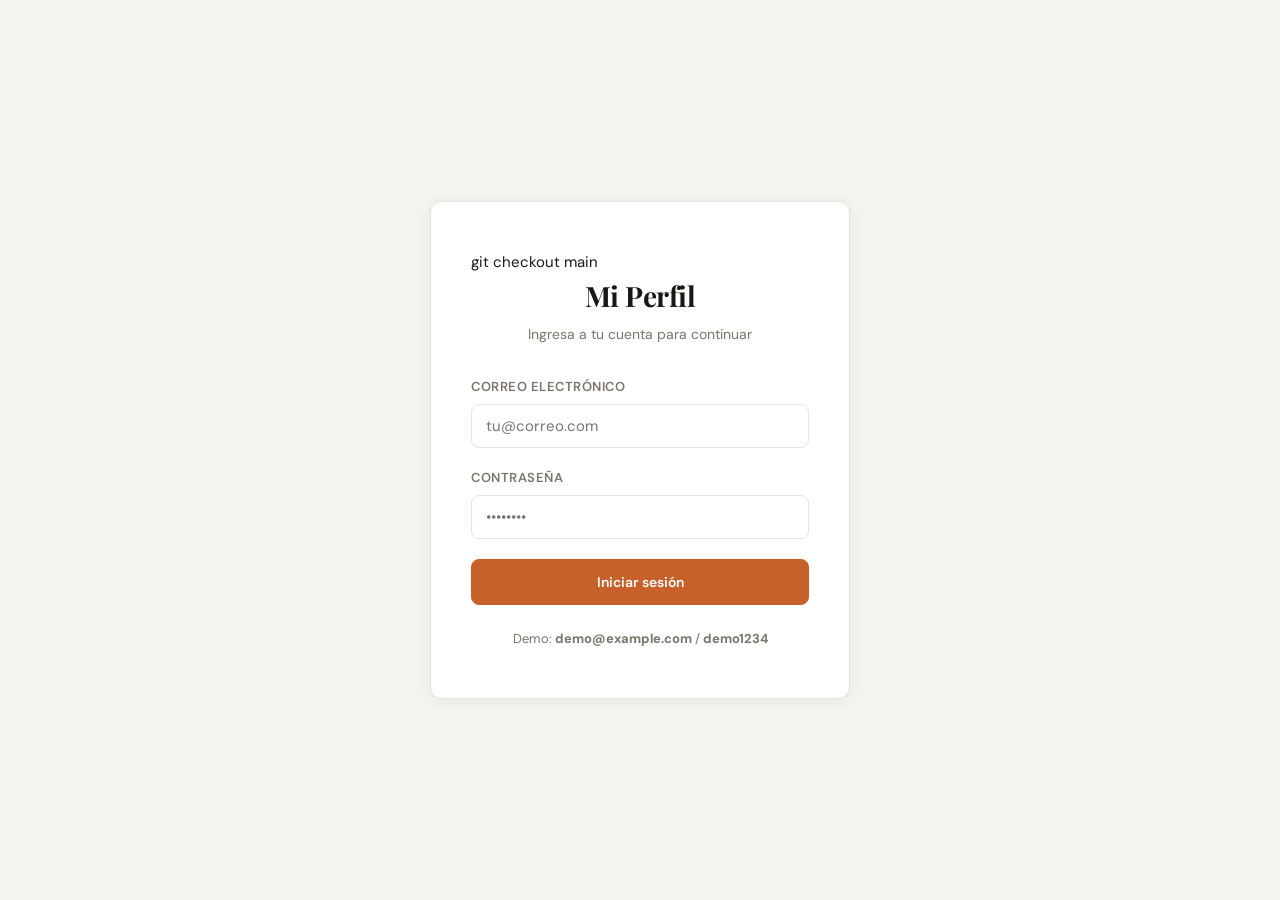
<file: frontend/index.html>
<!DOCTYPE html>
<html lang="es">
<head>
  <meta charset="UTF-8">
  <meta name="viewport" content="width=device-width, initial-scale=1.0">
  <title>Iniciar Sesión</title>
  <link rel="stylesheet" href="css/styles.css">
</head>
<body>
  <div class="page-center">
    <div class="card login-card">git checkout main
      <div class="login-logo">
        <h1>Mi Perfil</h1>
        <p>Ingresa a tu cuenta para continuar</p>
      </div>

      <form id="login-form" novalidate>
        <div class="form-group">
          <label for="email">Correo electrónico</label>
          <input type="email" id="email" placeholder="tu@correo.com" required autocomplete="email">
        </div>
        <div class="form-group">
          <label for="password">Contraseña</label>
          <input type="password" id="password" placeholder="••••••••" required autocomplete="current-password">
        </div>

        <button type="submit" class="btn btn-primary" style="width:100%;justify-content:center;padding:13px;">
          Iniciar sesión
        </button>

        <div id="login-error" class="alert"></div>
      </form>

      <div style="text-align:center;margin-top:24px;font-size:13px;color:var(--text-muted)">
        Demo: <strong>demo@example.com</strong> / <strong>demo1234</strong>
      </div>
    </div>
  </div>
  <script src="js/auth.js"></script>
</body>
</html>
</file>
<file: frontend/css/styles.css>
/* ============================================================
   styles.css  —  User Profile App
   Aesthetic: Clean editorial dark-on-light with warm accents
   ============================================================ */
@import url('https://fonts.googleapis.com/css2?family=Playfair+Display:wght@600&family=DM+Sans:wght@300;400;500;600&display=swap');

:root {
  --bg: #F7F5F0;
  --surface: #FFFFFF;
  --border: #E8E4DC;
  --text: #1A1814;
  --text-muted: #7A756A;
  --accent: #C8602A;
  --accent-light: #FBF0EA;
  --accent-hover: #A84E20;
  --danger: #C0392B;
  --danger-light: #FDECEA;
  --success: #2E7D52;
  --success-light: #EAF4EF;
  --shadow: 0 2px 20px rgba(26,24,20,0.08);
  --radius: 12px;
  --transition: 0.2s ease;
}

* { margin: 0; padding: 0; box-sizing: border-box; }

body {
  font-family: 'DM Sans', sans-serif;
  background: var(--bg);
  color: var(--text);
  min-height: 100vh;
  font-size: 15px;
  line-height: 1.6;
}

/* ---- Layout ---- */
.page-center {
  min-height: 100vh;
  display: flex;
  align-items: center;
  justify-content: center;
  padding: 24px;
}

.card {
  background: var(--surface);
  border: 1px solid var(--border);
  border-radius: var(--radius);
  box-shadow: var(--shadow);
}

/* ---- Login page ---- */
.login-card {
  width: 100%;
  max-width: 420px;
  padding: 48px 40px;
}

.login-logo {
  text-align: center;
  margin-bottom: 32px;
}
.login-logo h1 {
  font-family: 'Playfair Display', serif;
  font-size: 28px;
  color: var(--text);
  letter-spacing: -0.5px;
}
.login-logo p {
  color: var(--text-muted);
  font-size: 14px;
  margin-top: 4px;
}

/* ---- Profile layout ---- */
.app-layout {
  display: grid;
  grid-template-columns: 280px 1fr;
  min-height: 100vh;
}

.sidebar {
  background: var(--surface);
  border-right: 1px solid var(--border);
  padding: 32px 24px;
  display: flex;
  flex-direction: column;
  gap: 8px;
}

.sidebar-header {
  font-family: 'Playfair Display', serif;
  font-size: 20px;
  padding: 0 12px 24px;
  border-bottom: 1px solid var(--border);
  margin-bottom: 8px;
}

.sidebar-item {
  display: flex;
  align-items: center;
  gap: 10px;
  padding: 10px 12px;
  border-radius: 8px;
  cursor: pointer;
  font-weight: 500;
  font-size: 14px;
  color: var(--text-muted);
  transition: all var(--transition);
  border: none;
  background: none;
  width: 100%;
  text-align: left;
}
.sidebar-item:hover { background: var(--bg); color: var(--text); }
.sidebar-item.active { background: var(--accent-light); color: var(--accent); }
.sidebar-item .icon { font-size: 18px; }

.sidebar-logout {
  margin-top: auto;
  color: var(--danger) !important;
}
.sidebar-logout:hover { background: var(--danger-light) !important; }

.main-content {
  padding: 48px;
  max-width: 720px;
}

/* ---- Sections ---- */
.section {
  display: none;
}
.section.active {
  display: block;
  animation: fadeUp 0.3s ease;
}

@keyframes fadeUp {
  from { opacity: 0; transform: translateY(12px); }
  to { opacity: 1; transform: translateY(0); }
}

.section-title {
  font-family: 'Playfair Display', serif;
  font-size: 26px;
  margin-bottom: 6px;
}
.section-subtitle {
  color: var(--text-muted);
  font-size: 14px;
  margin-bottom: 32px;
}

/* ---- Avatar ---- */
.avatar-area {
  display: flex;
  align-items: center;
  gap: 24px;
  padding: 28px;
  background: var(--bg);
  border-radius: var(--radius);
  margin-bottom: 32px;
  border: 1px solid var(--border);
}

.avatar-wrap {
  position: relative;
  width: 88px;
  height: 88px;
  flex-shrink: 0;
}
.avatar-img {
  width: 88px;
  height: 88px;
  border-radius: 50%;
  object-fit: cover;
  border: 3px solid var(--surface);
  box-shadow: var(--shadow);
}
.avatar-placeholder {
  width: 88px;
  height: 88px;
  border-radius: 50%;
  background: linear-gradient(135deg, var(--accent-light), #E8DFD5);
  display: flex;
  align-items: center;
  justify-content: center;
  font-size: 32px;
  font-family: 'Playfair Display', serif;
  color: var(--accent);
  border: 3px solid var(--surface);
  box-shadow: var(--shadow);
}

.avatar-actions {
  display: flex;
  flex-direction: column;
  gap: 8px;
}
.avatar-name {
  font-family: 'Playfair Display', serif;
  font-size: 20px;
  margin-bottom: 4px;
}
.avatar-email {
  font-size: 13px;
  color: var(--text-muted);
  margin-bottom: 12px;
}

/* ---- Forms ---- */
.form-group {
  margin-bottom: 20px;
}
label {
  display: block;
  font-size: 13px;
  font-weight: 600;
  color: var(--text-muted);
  text-transform: uppercase;
  letter-spacing: 0.5px;
  margin-bottom: 6px;
}
input[type="text"],
input[type="email"],
input[type="password"],
textarea {
  width: 100%;
  padding: 11px 14px;
  border: 1.5px solid var(--border);
  border-radius: 8px;
  font-family: inherit;
  font-size: 15px;
  color: var(--text);
  background: var(--surface);
  transition: border-color var(--transition);
  outline: none;
}
input:focus, textarea:focus {
  border-color: var(--accent);
}
textarea {
  resize: vertical;
  min-height: 90px;
}

.form-grid {
  display: grid;
  grid-template-columns: 1fr 1fr;
  gap: 16px;
}

/* ---- Buttons ---- */
.btn {
  display: inline-flex;
  align-items: center;
  gap: 6px;
  padding: 10px 20px;
  border-radius: 8px;
  font-family: inherit;
  font-size: 14px;
  font-weight: 600;
  cursor: pointer;
  border: 1.5px solid transparent;
  transition: all var(--transition);
  white-space: nowrap;
}
.btn-primary {
  background: var(--accent);
  color: white;
  border-color: var(--accent);
}
.btn-primary:hover { background: var(--accent-hover); border-color: var(--accent-hover); }

.btn-outline {
  background: transparent;
  color: var(--text);
  border-color: var(--border);
}
.btn-outline:hover { border-color: var(--text); }

.btn-danger {
  background: transparent;
  color: var(--danger);
  border-color: var(--danger-light);
}
.btn-danger:hover { background: var(--danger-light); }

.btn-sm { padding: 7px 14px; font-size: 13px; }
.btn:disabled { opacity: 0.5; cursor: not-allowed; }

/* ---- Alerts ---- */
.alert {
  padding: 12px 16px;
  border-radius: 8px;
  font-size: 14px;
  margin-top: 16px;
  display: none;
}
.alert.show { display: block; animation: fadeUp 0.2s ease; }
.alert-error { background: var(--danger-light); color: var(--danger); }
.alert-success { background: var(--success-light); color: var(--success); }

/* ---- Divider ---- */
.divider {
  height: 1px;
  background: var(--border);
  margin: 28px 0;
}

/* ---- File input hidden ---- */
.file-input-hidden { display: none; }

/* ---- Responsive ---- */
@media (max-width: 768px) {
  .app-layout { grid-template-columns: 1fr; }
  .sidebar {
    flex-direction: row;
    overflow-x: auto;
    padding: 16px;
    border-right: none;
    border-bottom: 1px solid var(--border);
  }
  .sidebar-header { display: none; }
  .main-content { padding: 24px 16px; }
  .form-grid { grid-template-columns: 1fr; }
  .login-card { padding: 32px 24px; }
}
</file>
